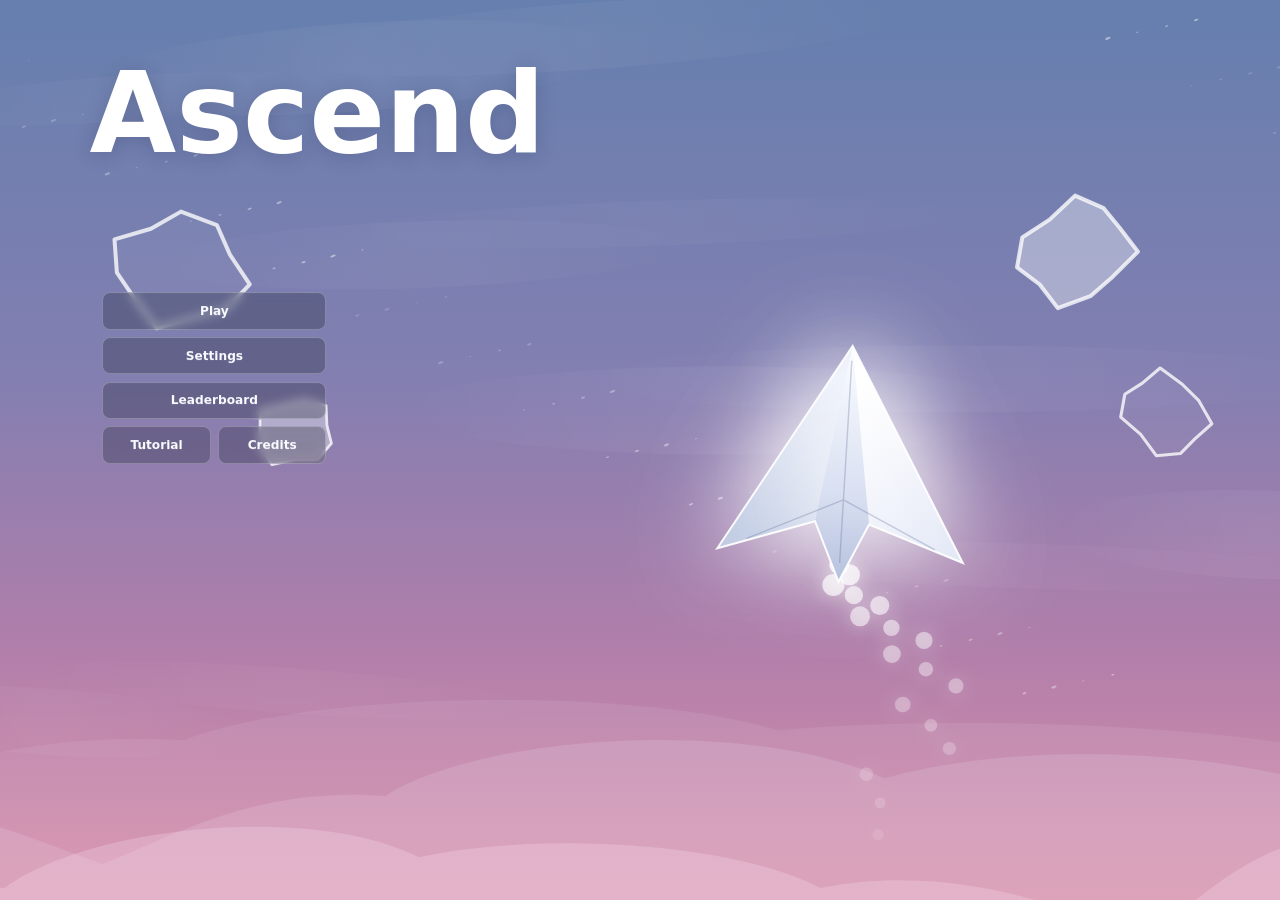
<file: index.html>
<!doctype html>
<html lang="en">
<head>
  <meta charset="utf-8">
  <meta name="viewport" content="width=device-width, initial-scale=1, viewport-fit=cover">
  <title>Ascend</title>
  <link rel="stylesheet" href="styles.css?v=20260712-3">
</head>
<body>
  <main class="game-shell" id="gameShell" aria-label="Ascend game">
    <canvas id="game" aria-label="Vertical scrolling aircraft game"></canvas>
    <section class="hud" aria-label="Game status">
      <div class="hud-stack">
        <div class="hud-panel">
          <span class="hud-label">Altitude</span>
          <strong id="altitude">0 km</strong>
        </div>
        <div class="hud-panel lives-panel">
          <span class="hud-label">Lives</span>
          <div class="life-dots" id="lives" aria-label="3 lives"></div>
        </div>
      </div>
    </section>
    <button class="menu-toggle" id="menuToggle" type="button" aria-label="Pause game" aria-expanded="false">
      <span></span>
    </button>
    <button class="boost-control" id="boostControl" type="button" aria-label="Boost fully charged" title="Boost">
      <span class="boost-fill" aria-hidden="true"></span>
      <span class="boost-symbol" aria-hidden="true">↑</span>
    </button>
    <button class="boost-button" id="boostButton" type="button" aria-label="Hold to boost" title="Hold to boost">
      <span aria-hidden="true">↑</span>
    </button>
    <button class="game-light-counter" id="gameLightCounter" type="button" aria-label="Open shop">
      <span class="game-light-orb" aria-hidden="true"></span>
      <strong id="gameLightCount">0</strong>
    </button>
    <div class="menu-backdrop" id="menuBackdrop"></div>
    <aside class="side-menu" id="sideMenu" aria-hidden="true" aria-label="Pause menu">
      <strong class="pause-heading" id="pauseHeading">Paused</strong>
      <div class="pause-frame">
        <div class="pause-menu-actions" id="pauseMenuActions">
          <button id="menuClose" type="button">Resume</button>
          <button id="pauseShop" type="button">Shop</button>
          <button id="pauseAdvancements" type="button">Advancements</button>
          <button id="pauseLeaderboard" type="button">Leaderboard</button>
          <button id="pauseMainMenu" type="button">Main Menu</button>
          <button id="pauseSave" type="button">Save</button>
        </div>
        <section class="pause-subpanel hidden" id="pauseSavePanel" aria-label="Save game">
          <strong>Save</strong>
          <textarea id="saveCodeOutput" readonly aria-label="Save code"></textarea>
          <button id="pauseSaveBack" type="button">Back</button>
        </section>
        <section class="pause-subpanel advancements-panel hidden" id="pauseAdvancementsPanel" aria-label="Advancements">
          <div class="advancements-list">
          <article class="advancement-item" id="advancementLightSeeker"><strong>Light Seeker</strong><span>Collect 100 lifetime lights</span><small id="advancementLightSeekerReward">Aurora trail</small><div><i id="advancementLightSeekerFill"></i></div><em id="advancementLightSeekerProgress">0 / 100</em></article>
          <article class="advancement-item" id="advancementSkybound"><strong>Skybound</strong><span>Reach 1,000 km</span><small id="advancementSkyboundReward">Prism aircraft</small><div><i id="advancementSkyboundFill"></i></div><em id="advancementSkyboundProgress">0 / 1000</em></article>
          <article class="advancement-item" id="advancementResilient"><strong>Resilient</strong><span>Survive 20 asteroid hits</span><small id="advancementResilientReward">???</small><div><i id="advancementResilientFill"></i></div><em id="advancementResilientProgress">0 / 20</em></article>
          <article class="advancement-item" id="advancementVoyager"><strong>Voyager</strong><span>Reach 10,000 km</span><small id="advancementVoyagerReward">Halo aircraft</small><div><i id="advancementVoyagerFill"></i></div><em id="advancementVoyagerProgress">0 / 10000</em></article>
          <article class="advancement-item" id="advancementGlowkeeper"><strong>Glowkeeper</strong><span>Collect 500 lifetime lights</span><small id="advancementGlowkeeperReward">Star trail</small><div><i id="advancementGlowkeeperFill"></i></div><em id="advancementGlowkeeperProgress">0 / 500</em></article>
          <article class="advancement-item" id="advancementHighOrbit"><strong>High Orbit</strong><span>Reach 50,000 km</span><small id="advancementHighOrbitReward">Diamond trail</small><div><i id="advancementHighOrbitFill"></i></div><em id="advancementHighOrbitProgress">0 / 50000</em></article>
          <article class="advancement-item" id="advancementEnduring"><strong>Enduring</strong><span>Survive 50 asteroid hits</span><small id="advancementEnduringReward">???</small><div><i id="advancementEnduringFill"></i></div><em id="advancementEnduringProgress">0 / 50</em></article>
          <article class="advancement-item" id="advancementBeacon"><strong>Beacon</strong><span>Collect 1,000 lifetime lights</span><small id="advancementBeaconReward">Spark trail</small><div><i id="advancementBeaconFill"></i></div><em id="advancementBeaconProgress">0 / 1000</em></article>
          <article class="advancement-item" id="advancementDeepSpace"><strong>Deep Space</strong><span>Reach 100,000 km</span><small id="advancementDeepSpaceReward">Ring trail</small><div><i id="advancementDeepSpaceFill"></i></div><em id="advancementDeepSpaceProgress">0 / 100000</em></article>
          <article class="advancement-item" id="advancementUnshaken"><strong>Unshaken</strong><span>Survive 100 asteroid hits</span><small id="advancementUnshakenReward">???</small><div><i id="advancementUnshakenFill"></i></div><em id="advancementUnshakenProgress">0 / 100</em></article>
          <article class="advancement-item hidden" id="advancementMillion"><strong>Beyond Measure</strong><span>Reached 1,000,000 km</span><small id="advancementMillionReward">Diamond aircraft</small><div><i id="advancementMillionFill"></i></div><em id="advancementMillionProgress">1,000,000 / 1,000,000</em></article>
          </div>
          <button id="pauseAdvancementsBack" type="button">Back</button>
        </section>
        <section class="pause-subpanel leaderboard-panel hidden" id="pauseLeaderboardPanel" aria-label="Cloud leaderboard">
          <strong class="leaderboard-category" id="pauseLeaderboardHeading">Score</strong>
          <span class="leaderboard-personal-label">You</span>
          <div class="leaderboard-personal" id="pauseLeaderboardPersonal">No completed run</div>
          <div class="leaderboard-carousel"><button class="leaderboard-arrow" id="pauseLeaderboardLeft" type="button" aria-label="Previous leaderboard">‹</button><ol class="leaderboard-list" id="pauseLeaderboardList"></ol><button class="leaderboard-arrow" id="pauseLeaderboardRight" type="button" aria-label="Next leaderboard">›</button></div>
          <span class="leaderboard-status" id="pauseLeaderboardStatus" aria-live="polite"></span>
          <button id="pauseLeaderboardBack" type="button">Back</button>
        </section>
        <section class="shop-catalog" aria-label="Shop catalog">
          <div class="shop-balance" aria-label="Collected lights">
            <span class="shop-light" aria-hidden="true"></span>
            <strong id="shopLightCount">0</strong>
          </div>
          <div class="shop-section">
            <div class="shop-section-heading">
              <strong>Aircraft</strong>
              <span>Styles</span>
            </div>
            <div class="shop-grid">
              <button class="shop-item" id="shopAircraftClassic" type="button" data-description="Balanced speed, turning, and boost." aria-label="Classic. Balanced aircraft.">
                <span class="shop-ship classic" aria-hidden="true"></span>
                <strong>Classic</strong>
                <small id="shopAircraftClassicLabel">Owned</small>
              </button>
              <button class="shop-item" id="shopAircraftDart" type="button" data-description="Faster, agile, and a slimmer hitbox." aria-label="Dart. Faster agile aircraft with a slimmer hitbox.">
                <span class="shop-ship dart" aria-hidden="true"></span>
                <strong>Dart</strong>
                <small id="shopAircraftDartLabel">30 lights</small>
              </button>
              <button class="shop-item" id="shopAircraftGlider" type="button" data-description="Slow and steady, with the longest shop boost." aria-label="Glider. Slow stable aircraft with a sustained boost.">
                <span class="shop-ship wide" aria-hidden="true"></span>
                <strong>Glider</strong>
                <small id="shopAircraftGliderLabel">45 lights</small>
              </button>
              <button class="shop-item" id="shopAircraftArrow" type="button" data-description="Fast, very agile, with an extended boost." aria-label="Arrow. Fast agile aircraft with an extended boost.">
                <span class="shop-ship arrow" aria-hidden="true"></span>
                <strong>Arrow</strong>
                <small id="shopAircraftArrowLabel">60 lights</small>
              </button>
              <button class="shop-item" id="shopAircraftComet" type="button" data-description="The fastest aircraft, with heavier turning." aria-label="Comet. Fastest aircraft with heavier turning.">
                <span class="shop-ship comet" aria-hidden="true"></span>
                <strong>Comet</strong>
                <small id="shopAircraftCometLabel">75 lights</small>
              </button>
              <button class="shop-item" id="shopAircraftWisp" type="button" data-description="A light frame with the longest boost." aria-label="Wisp. Light aircraft with the longest boost.">
                <span class="shop-ship wisp" aria-hidden="true"></span>
                <strong>Wisp</strong>
                <small id="shopAircraftWispLabel">90 lights</small>
              </button>
              <button class="shop-item reward-item" id="shopAircraftHalo" type="button" data-description="Locked reward." aria-label="Locked aircraft reward.">
                <span class="shop-ship halo" aria-hidden="true"></span>
                <strong>Halo</strong>
                <small id="shopAircraftHaloLabel">???</small>
              </button>
              <button class="shop-item mystery-item" id="shopAircraftDiamond" type="button" data-description="Reach an extraordinary altitude to reveal this aircraft." aria-label="Unknown locked aircraft.">
                <span class="shop-ship diamond" aria-hidden="true"></span>
                <strong id="shopAircraftDiamondName">???</strong>
                <small id="shopAircraftDiamondLabel">???</small>
              </button>
              <button class="shop-item reward-item" id="shopAircraftPrism" type="button" data-description="Locked reward." aria-label="Locked aircraft reward.">
                <span class="shop-ship prism" aria-hidden="true"></span>
                <strong>Prism</strong>
                <small id="shopAircraftPrismLabel">???</small>
              </button>
            </div>
            <output class="shop-description-popup hidden" id="shopDescriptionPopup" aria-live="polite"></output>
          </div>
          <div class="shop-section">
            <div class="shop-section-heading">
              <strong>Trails</strong>
              <span>Light</span>
            </div>
            <div class="trail-options" aria-label="Trail colors">
              <button class="trail-choice" id="shopTrailWhite" type="button"><span class="trail-swatch white"></span><small id="shopTrailWhiteLabel">Owned</small></button>
              <button class="trail-choice" id="shopTrailBlue" type="button"><span class="trail-swatch blue"></span><small id="shopTrailBlueLabel">20</small></button>
              <button class="trail-choice" id="shopTrailPink" type="button"><span class="trail-swatch pink"></span><small id="shopTrailPinkLabel">20</small></button>
              <button class="trail-choice" id="shopTrailPurple" type="button"><span class="trail-swatch purple"></span><small id="shopTrailPurpleLabel">20</small></button>
              <button class="trail-choice" id="shopTrailAurora" type="button" aria-label="Locked trail reward"><span class="trail-swatch aurora"></span><small id="shopTrailAuroraLabel">???</small></button>
              <button class="trail-choice" id="shopTrailStardust" type="button" aria-label="Locked trail reward"><span class="trail-swatch stardust"></span><small id="shopTrailStardustLabel">???</small></button>
              <button class="trail-choice" id="shopTrailStars" type="button" aria-label="Star trail"><span class="trail-swatch effect">★</span><small id="shopTrailStarsLabel">???</small></button>
              <button class="trail-choice" id="shopTrailHearts" type="button" aria-label="Heart trail"><span class="trail-swatch effect">♥</span><small id="shopTrailHeartsLabel">???</small></button>
              <button class="trail-choice" id="shopTrailDiamonds" type="button" aria-label="Diamond trail"><span class="trail-swatch effect">◆</span><small id="shopTrailDiamondsLabel">???</small></button>
              <button class="trail-choice" id="shopTrailRings" type="button" aria-label="Ring trail"><span class="trail-swatch effect">○</span><small id="shopTrailRingsLabel">???</small></button>
              <button class="trail-choice" id="shopTrailSparks" type="button" aria-label="Spark trail"><span class="trail-swatch effect">✦</span><small id="shopTrailSparksLabel">???</small></button>
              <button class="trail-choice" id="shopTrailPetals" type="button" aria-label="Petal trail"><span class="trail-swatch effect">✤</span><small id="shopTrailPetalsLabel">???</small></button>
            </div>
            <span class="shop-status" id="shopStatus" aria-live="polite"></span>
          </div>
          <button class="shop-back" id="shopBack" type="button">Back</button>
        </section>
      </div>
    </aside>
    <section class="game-over-panel hidden" id="gameOverPanel" aria-label="Run ended">
      <div class="game-over-content">
        <span class="game-over-label">Journey Ended</span>
        <strong class="final-altitude" id="finalAltitude">0</strong>
        <span class="personal-best">Personal best · <strong id="bestAltitude">0</strong></span>
        <section class="player-name-prompt hidden" id="playerNamePrompt" aria-label="Choose player name">
          <label class="player-name-field" for="playerNameInput">
            <span>Name:</span>
            <input id="playerNameInput" maxlength="18" autocomplete="off" aria-label="Leaderboard name">
          </label>
          <div class="player-name-actions">
            <button id="playerNameSkip" type="button">Skip</button>
            <button id="playerNameConfirm" type="button">Continue</button>
          </div>
          <small id="playerNameStatus" aria-live="polite"></small>
        </section>
        <div class="game-over-actions" id="gameOverActions">
          <button id="centerRestart" type="button">Restart</button>
          <button id="returnToTitle" type="button">Main Menu</button>
        </div>
      </div>
    </section>
    <aside class="advancement-popup hidden" id="advancementPopup" aria-live="polite">
      <span>Advancement complete</span>
      <strong id="advancementPopupTitle"></strong>
      <small id="advancementPopupReward"></small>
    </aside>
    <section class="start-panel" id="startPanel">
      <p>Drag the up button, then release.</p>
    </section>
    <section class="title-screen splash-active" id="titleScreen" aria-label="Ascend main menu">
      <canvas id="titleCanvas" aria-hidden="true"></canvas>
      <section class="splash-screen" id="splashScreen" role="button" tabindex="0" aria-label="Continue to game">
        <h1>Ascend</h1>
        <p>Press anywhere to continue</p>
      </section>
      <div class="title-brand">
        <h1 id="titleHeading">Ascend</h1>
      </div>
      <nav class="title-menu" id="titleMenu" aria-label="Main menu">
        <button id="titleContinue" type="button">Continue</button>
        <button id="titlePlay" type="button">Play</button>
        <button id="titleSettings" type="button">Settings</button>
        <button id="titleLeaderboard" type="button">Leaderboard</button>
        <button id="titleTutorial" type="button">Tutorial</button>
        <button id="titleCredits" type="button">Credits</button>
      </nav>
      <section class="title-submenu hidden" id="titlePlayPanel" aria-label="Play">
        <h2>Play</h2>
        <button id="titleNewGame" type="button">New Game</button>
        <button id="titleLoadGame" type="button">Load Game</button>
        <button id="titlePlayBack" type="button">Back</button>
      </section>
      <section class="title-submenu hidden" id="titleLoadPanel" aria-label="Load game">
        <h2>Load Game</h2>
        <textarea id="loadCodeInput" aria-label="Paste save code" placeholder="Paste save code"></textarea>
        <span class="load-status" id="loadCodeStatus" aria-live="polite"></span>
        <button id="titleLoadConfirm" type="button">Load</button>
        <button id="titleLoadBack" type="button">Back</button>
      </section>
      <section class="title-settings hidden" id="titleSettingsPanel" aria-label="Settings">
        <h2>Settings</h2>
        <label class="setting-row" for="screenShakeSetting">
          <span>Screen shake</span>
          <input id="screenShakeSetting" type="checkbox" checked>
        </label>
        <label class="setting-row" for="musicSetting">
          <span>Music</span>
          <input id="musicSetting" type="checkbox" checked>
        </label>
        <label class="setting-row" for="sfxSetting">
          <span>Sound effects</span>
          <input id="sfxSetting" type="checkbox" checked>
        </label>
        <button id="titleSettingsBack" type="button">Back</button>
      </section>
      <section class="title-submenu leaderboard-panel hidden" id="titleLeaderboardPanel" aria-label="Cloud leaderboard">
        <h2>Leaderboard</h2>
        <strong class="leaderboard-category" id="titleLeaderboardHeading">Score</strong>
        <span class="leaderboard-personal-label">You</span>
        <div class="leaderboard-personal" id="titleLeaderboardPersonal">No completed run</div>
        <div class="leaderboard-carousel"><button class="leaderboard-arrow" id="titleLeaderboardLeft" type="button" aria-label="Previous leaderboard">‹</button><ol class="leaderboard-list" id="titleLeaderboardList"></ol><button class="leaderboard-arrow" id="titleLeaderboardRight" type="button" aria-label="Next leaderboard">›</button></div>
        <span class="leaderboard-status" id="titleLeaderboardStatus" aria-live="polite"></span>
        <button id="titleLeaderboardBack" type="button">Back</button>
      </section>
      <section class="title-submenu tutorial-panel hidden" id="titleTutorialPanel" aria-label="Tutorial">
        <h2>Tutorial</h2>
        <div class="tutorial-list">
          <article class="tutorial-step"><span aria-hidden="true">↑</span><div><strong>Launch</strong><p>Drag the arrow upward, then release.</p></div></article>
          <article class="tutorial-step"><span aria-hidden="true">△</span><div><strong>Fly</strong><p>Move your pointer or finger to guide the plane.</p></div></article>
          <article class="tutorial-step"><span aria-hidden="true">●●●</span><div><strong>Survive</strong><p>Avoid asteroids. Each impact removes one life.</p></div></article>
          <article class="tutorial-step"><span aria-hidden="true">⇧</span><div><strong>Boost</strong><p>Hold the boost control or Space for speed and protection. Release it to recharge.</p></div></article>
          <article class="tutorial-step"><span aria-hidden="true">✦</span><div><strong>Collect</strong><p>Gather colored lights and spend them on aircraft and trails.</p></div></article>
        </div>
        <button id="titleTutorialBack" type="button">Back</button>
      </section>
      <section class="title-submenu hidden" id="titleCreditsPanel" aria-label="Credits">
        <h2>Credits</h2>
        <p>Game design, artwork, and direction by the Ascend team.</p>
        <button id="titleCreditsBack" type="button">Back</button>
      </section>
    </section>
  </main>
  <script src="leaderboard-config.js"></script>
  <script src="game.js?v=20260714-2"></script>
</body>
</html>
</file>
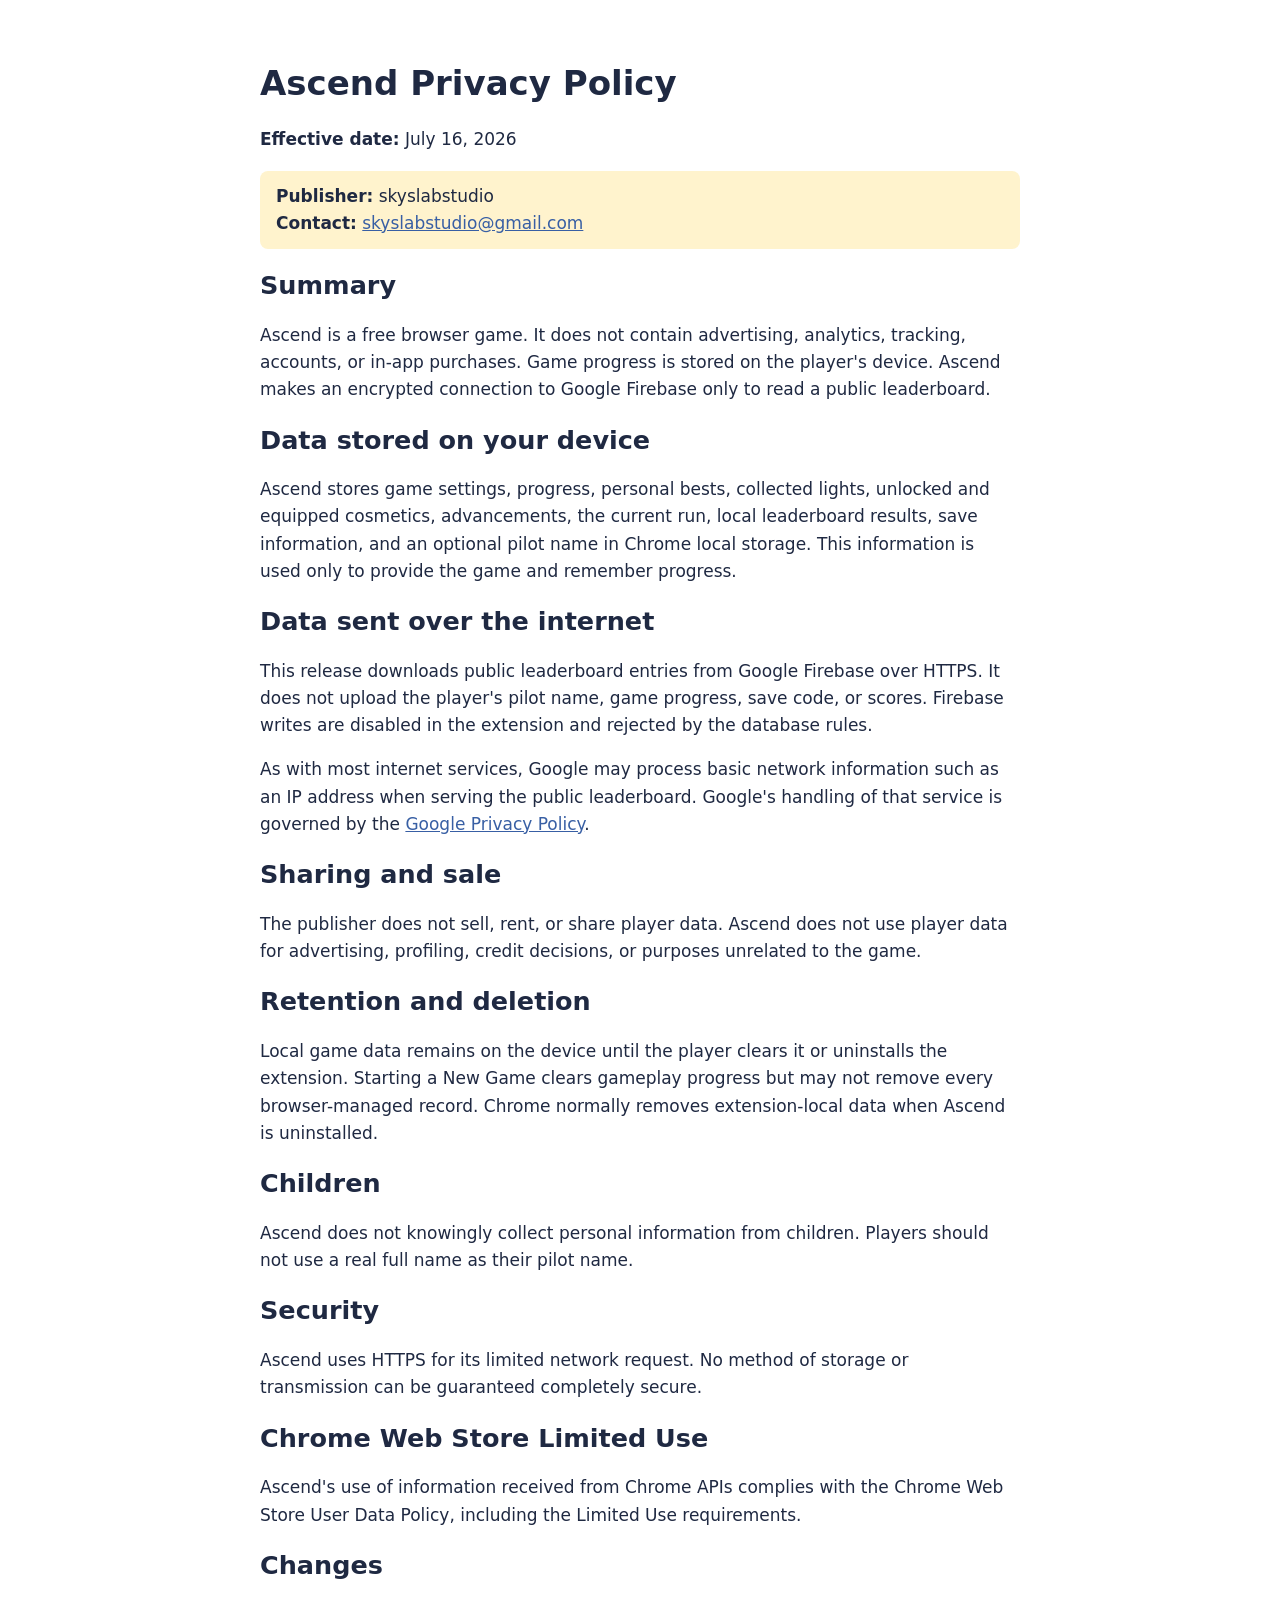
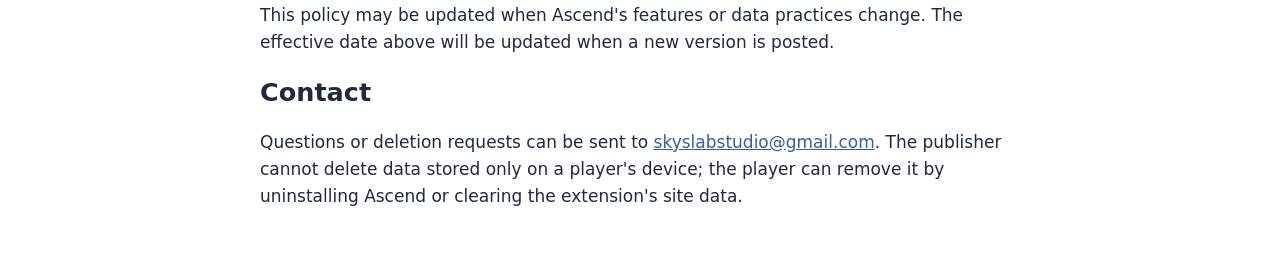
<file: store-listing/legal/privacy-policy.html>
<!doctype html>
<html lang="en">
<head>
  <meta charset="utf-8">
  <meta name="viewport" content="width=device-width, initial-scale=1">
  <title>Ascend Privacy Policy</title>
  <style>
    body { max-width: 760px; margin: 0 auto; padding: 40px 24px; color: #1f2942; font: 17px/1.6 system-ui, sans-serif; }
    h1, h2 { line-height: 1.2; }
    a { color: #385fa4; }
    .notice { padding: 12px 16px; background: #fff3cd; border-radius: 8px; }
  </style>
</head>
<body>
  <main>
    <h1>Ascend Privacy Policy</h1>
    <p><strong>Effective date:</strong> July 16, 2026</p>
    <p class="notice"><strong>Publisher:</strong> skyslabstudio<br><strong>Contact:</strong> <a href="mailto:skyslabstudio@gmail.com">skyslabstudio@gmail.com</a></p>

    <h2>Summary</h2>
    <p>Ascend is a free browser game. It does not contain advertising, analytics, tracking, accounts, or in-app purchases. Game progress is stored on the player's device. Ascend makes an encrypted connection to Google Firebase only to read a public leaderboard.</p>

    <h2>Data stored on your device</h2>
    <p>Ascend stores game settings, progress, personal bests, collected lights, unlocked and equipped cosmetics, advancements, the current run, local leaderboard results, save information, and an optional pilot name in Chrome local storage. This information is used only to provide the game and remember progress.</p>

    <h2>Data sent over the internet</h2>
    <p>This release downloads public leaderboard entries from Google Firebase over HTTPS. It does not upload the player's pilot name, game progress, save code, or scores. Firebase writes are disabled in the extension and rejected by the database rules.</p>
    <p>As with most internet services, Google may process basic network information such as an IP address when serving the public leaderboard. Google's handling of that service is governed by the <a href="https://policies.google.com/privacy">Google Privacy Policy</a>.</p>

    <h2>Sharing and sale</h2>
    <p>The publisher does not sell, rent, or share player data. Ascend does not use player data for advertising, profiling, credit decisions, or purposes unrelated to the game.</p>

    <h2>Retention and deletion</h2>
    <p>Local game data remains on the device until the player clears it or uninstalls the extension. Starting a New Game clears gameplay progress but may not remove every browser-managed record. Chrome normally removes extension-local data when Ascend is uninstalled.</p>

    <h2>Children</h2>
    <p>Ascend does not knowingly collect personal information from children. Players should not use a real full name as their pilot name.</p>

    <h2>Security</h2>
    <p>Ascend uses HTTPS for its limited network request. No method of storage or transmission can be guaranteed completely secure.</p>

    <h2>Chrome Web Store Limited Use</h2>
    <p>Ascend's use of information received from Chrome APIs complies with the Chrome Web Store User Data Policy, including the Limited Use requirements.</p>

    <h2>Changes</h2>
    <p>This policy may be updated when Ascend's features or data practices change. The effective date above will be updated when a new version is posted.</p>

    <h2>Contact</h2>
    <p>Questions or deletion requests can be sent to <a href="mailto:skyslabstudio@gmail.com">skyslabstudio@gmail.com</a>. The publisher cannot delete data stored only on a player's device; the player can remove it by uninstalling Ascend or clearing the extension's site data.</p>
  </main>
</body>
</html>
</file>
<file: styles.css>
* {
  box-sizing: border-box;
}

html,
body {
  width: 100%;
  height: 100%;
  margin: 0;
  overflow: hidden;
  background: #728db7;
  color: #f8fbff;
  font-family: Inter, ui-sans-serif, system-ui, -apple-system, BlinkMacSystemFont, "Segoe UI", sans-serif;
}

button {
  border: 0;
  border-radius: 8px;
  padding: 0.38rem 0.48rem;
  color: #f8fbff;
  background: rgba(255, 255, 255, 0.14);
  font: inherit;
  font-weight: 800;
  cursor: pointer;
  touch-action: manipulation;
}

button:active {
  transform: translateY(1px);
}

.game-shell {
  --shake-x: 0px;
  --shake-y: 0px;
  position: fixed;
  inset: 0;
  width: 100vw;
  height: 100vh;
  height: 100dvh;
  overflow: hidden;
  transform: translate3d(var(--shake-x), var(--shake-y), 0);
}

#game {
  display: block;
  width: 100%;
  height: 100%;
  touch-action: none;
}

.title-screen {
  position: fixed;
  inset: 0;
  z-index: 100;
  overflow: hidden;
  background: linear-gradient(
    to bottom,
    #657fae 0%,
    #837fb1 42%,
    #b17eaa 72%,
    #d78ca5 100%
  );
  opacity: 1;
  visibility: visible;
  transition: opacity 420ms ease, visibility 420ms ease;
  touch-action: manipulation;
}

.title-screen.hidden {
  opacity: 0;
  visibility: hidden;
  pointer-events: none;
}

#titleCanvas {
  position: absolute;
  inset: 0;
  display: block;
  width: 100%;
  height: 100%;
}

.splash-screen {
  position: absolute;
  inset: 0;
  z-index: 4;
  cursor: pointer;
  opacity: 1;
  visibility: visible;
  transition: opacity 320ms ease, visibility 320ms ease;
}

.splash-screen.hidden {
  opacity: 0;
  visibility: hidden;
  pointer-events: none;
}

.splash-screen h1 {
  position: absolute;
  top: max(2.3rem, 7vh);
  right: 1rem;
  left: 1rem;
  margin: 0;
  color: #ffffff;
  font-size: clamp(3rem, 13vw, 7.5rem);
  font-weight: 800;
  line-height: 0.9;
  text-align: center;
  text-shadow: 0 3px 20px rgba(35, 31, 67, 0.2);
}

.splash-screen p {
  position: absolute;
  right: 1rem;
  bottom: max(1.1rem, env(safe-area-inset-bottom));
  left: 1rem;
  margin: 0;
  color: rgba(255, 255, 255, 0.84);
  font-size: clamp(0.68rem, 2.4vw, 0.9rem);
  font-weight: 700;
  text-align: center;
  animation: splash-prompt 1.8s ease-in-out infinite;
}

.title-screen.splash-active .title-brand,
.title-screen.splash-active .title-menu,
.title-screen.splash-active .title-settings,
.title-screen.splash-active .title-submenu {
  opacity: 0;
  visibility: hidden;
  pointer-events: none;
}

@keyframes splash-prompt {
  0%,
  100% {
    opacity: 0.58;
  }

  50% {
    opacity: 1;
  }
}

.title-brand {
  position: absolute;
  top: max(2.3rem, 7vh);
  left: max(1.5rem, 7vw);
  pointer-events: none;
}

.title-brand h1 {
  margin: 0;
  color: #ffffff;
  font-size: clamp(3rem, 10vw, 7rem);
  font-weight: 800;
  line-height: 0.9;
  letter-spacing: 0;
  text-shadow: 0 3px 20px rgba(35, 31, 67, 0.2);
}

.title-screen.panel-open .title-brand {
  opacity: 0;
  visibility: hidden;
}

.title-menu,
.title-settings,
.title-submenu {
  position: absolute;
  top: 42%;
  left: max(1.5rem, 8vw);
  z-index: 2;
  display: grid;
  width: min(10.5rem, calc(100vw - 3rem));
  gap: 0.45rem;
  transform: translateY(-50%);
}

.title-menu {
  grid-template-columns: repeat(2, minmax(0, 1fr));
  width: min(14rem, calc(100vw - 3rem));
}

#titleContinue,
#titlePlay,
#titleSettings,
#titleLeaderboard,
.title-best {
  grid-column: 1 / -1;
}

.title-menu button.hidden {
  display: none;
}

.title-menu.hidden,
.title-settings.hidden,
.title-submenu.hidden {
  display: none;
}

.title-menu button,
.title-settings button,
.title-submenu button {
  width: 100%;
  min-height: 2.35rem;
  border: 1px solid rgba(255, 255, 255, 0.26);
  background: rgba(20, 26, 42, 0.28);
  backdrop-filter: blur(5px);
  font-size: 0.76rem;
}

.title-best {
  margin-top: 0.3rem;
  color: rgba(248, 251, 255, 0.66);
  font-size: 0.58rem;
  font-weight: 700;
  text-align: center;
  text-transform: uppercase;
}

.title-best strong {
  color: rgba(248, 251, 255, 0.88);
}

@media (max-height: 520px) and (min-aspect-ratio: 4 / 3) {
  .title-brand {
    top: 1.25rem;
    left: 2rem;
  }

  .title-brand h1 {
    font-size: 3rem;
  }

  .title-menu {
    top: 52%;
    right: 2rem;
    left: auto;
  }

  .title-settings,
  .title-submenu {
    top: 50%;
    left: 2.5rem;
    max-height: calc(100dvh - 2rem);
    overflow-y: auto;
  }
}

.title-settings h2,
.title-submenu h2 {
  margin: 0 0 0.2rem;
  font-size: 1rem;
  line-height: 1;
}

.title-submenu p {
  margin: 0;
  color: rgba(248, 251, 255, 0.78);
  font-size: 0.66rem;
  font-weight: 600;
  line-height: 1.4;
}

.title-submenu button {
  margin-top: 0.35rem;
}

.title-submenu.tutorial-panel {
  width: min(24rem, calc(100vw - 3rem));
  max-height: min(34rem, calc(100dvh - 3rem));
  grid-template-rows: auto minmax(0, 1fr) auto;
  overflow: hidden;
}

.tutorial-list {
  display: grid;
  min-height: 0;
  gap: 0.45rem;
  overflow-y: auto;
  overscroll-behavior-y: contain;
  padding-right: 0.2rem;
  scrollbar-color: rgba(255, 255, 255, 0.28) transparent;
  scrollbar-width: thin;
}

.tutorial-step {
  display: grid;
  grid-template-columns: 2.5rem minmax(0, 1fr);
  min-height: 3.5rem;
  align-items: center;
  gap: 0.65rem;
  padding: 0.55rem 0.7rem;
  border: 1px solid rgba(255, 255, 255, 0.2);
  background: rgba(20, 26, 42, 0.2);
}

.tutorial-step > span {
  color: rgba(255, 255, 255, 0.9);
  font-size: 0.78rem;
  font-weight: 800;
  text-align: center;
}

.tutorial-step strong {
  display: block;
  margin-bottom: 0.12rem;
  color: rgba(255, 255, 255, 0.94);
  font-size: 0.7rem;
}

.tutorial-step p {
  font-size: 0.62rem;
}

#titleTutorialBack {
  flex-shrink: 0;
  margin-top: 0;
}

.setting-row {
  display: flex;
  min-height: 2.35rem;
  align-items: center;
  justify-content: space-between;
  gap: 0.8rem;
  padding: 0.45rem 0.55rem;
  border: 1px solid rgba(248, 251, 255, 0.76);
  border-radius: 6px;
  background: rgba(20, 26, 42, 0.28);
  backdrop-filter: blur(5px);
  color: #f8fbff;
  font-size: 0.7rem;
  font-weight: 700;
}

.setting-row input {
  width: 1rem;
  height: 1rem;
  margin: 0;
  accent-color: #ffffff;
}

@media (max-aspect-ratio: 4 / 5) {
  .title-brand {
    right: 1rem;
    left: 1rem;
    text-align: center;
  }

  .title-menu,
  .title-settings,
  .title-submenu {
    top: auto;
    right: 1.5rem;
    bottom: max(8rem, 18dvh);
    left: 1.5rem;
    margin: auto;
    transform: none;
  }

  .title-menu {
    gap: 0.32rem;
  }

  .title-menu button {
    min-height: 2.05rem;
  }

  .title-submenu.leaderboard-panel {
    right: 1rem;
    left: 1rem;
    width: auto;
    transform: none;
  }

  .title-submenu.tutorial-panel {
    right: 1rem;
    bottom: max(4.5rem, 10dvh);
    left: 1rem;
    width: auto;
    max-height: calc(100dvh - 7rem);
  }
}

.hud {
  position: fixed;
  top: max(0.6rem, env(safe-area-inset-top));
  left: max(0.6rem, env(safe-area-inset-left));
  right: max(0.6rem, env(safe-area-inset-right));
  display: flex;
  align-items: flex-start;
  justify-content: space-between;
  gap: 0.55rem;
  pointer-events: none;
  z-index: 10;
}

.hud-stack {
  display: grid;
  gap: 0.3rem;
}

.hud-panel {
  min-width: clamp(3.8rem, 17vw, 4.5rem);
  padding: clamp(0.28rem, 1.2vw, 0.36rem) clamp(0.36rem, 1.6vw, 0.46rem);
  border: 1px solid rgba(255, 255, 255, 0.24);
  border-radius: 6px;
  background: rgba(20, 26, 42, 0.18);
  backdrop-filter: blur(5px);
}

.hud-label {
  display: block;
  margin-bottom: 0.15rem;
  color: rgba(248, 251, 255, 0.72);
  font-size: clamp(0.4rem, 1.6vw, 0.47rem);
  font-weight: 700;
  text-transform: uppercase;
}

#altitude {
  font-size: clamp(0.74rem, 2.6vw, 1.02rem);
  line-height: 1;
}

.life-dots {
  display: flex;
  align-items: center;
  justify-content: center;
  gap: 0.26rem;
  min-height: clamp(0.74rem, 2.6vw, 1.02rem);
}

.lives-panel {
  text-align: center;
}

.life-dot {
  width: clamp(0.4rem, 1.25vw, 0.54rem);
  height: clamp(0.4rem, 1.25vw, 0.54rem);
  border: 1.4px solid #f8fbff;
  border-radius: 50%;
  background: #f8fbff;
}

.life-dot.empty {
  background: transparent;
}

.boost-control {
  --boost-charge: 1;
  --boost-x: 50vw;
  --boost-y: 50vh;
  --boost-width: 3.5rem;
  --boost-meter-width: 1.5rem;
  position: fixed;
  top: var(--boost-y);
  left: var(--boost-x);
  z-index: 12;
  width: var(--boost-width);
  height: 2rem;
  padding: 0;
  border: 0;
  border-radius: 0;
  background: transparent;
  opacity: 0;
  pointer-events: none;
  transform: translate(-50%, -50%);
  touch-action: none;
  transition: opacity 120ms ease;
}

.boost-control::before {
  content: "";
  position: absolute;
  top: 50%;
  left: calc(50% - var(--boost-meter-width) / 2);
  width: var(--boost-meter-width);
  height: 1px;
  background: rgba(248, 251, 255, 0.25);
  transform: translateY(-50%);
}

.boost-control:active {
  transform: translate(-50%, -50%);
}

.boost-control.visible {
  opacity: 0.92;
}

.boost-control.available {
  pointer-events: auto;
}

.boost-control.active {
  opacity: 1;
}

.boost-fill {
  position: absolute;
  top: 50%;
  left: calc(50% - var(--boost-meter-width) / 2);
  width: var(--boost-meter-width);
  height: 3px;
  border-radius: 2px;
  background: rgba(248, 251, 255, 0.96);
  box-shadow: 0 0 6px rgba(248, 251, 255, 0.4);
  transform: translateY(-50%) scaleX(var(--boost-charge));
  transform-origin: left center;
  transition: transform 80ms linear;
}

.boost-symbol {
  display: none;
}

.menu-toggle {
  position: fixed;
  top: max(0.6rem, env(safe-area-inset-top));
  right: max(0.6rem, env(safe-area-inset-right));
  z-index: 30;
  display: grid;
  place-content: center;
  width: clamp(1.75rem, 7vw, 2rem);
  height: clamp(1.75rem, 7vw, 2rem);
  padding: 0;
  border: 1px solid rgba(255, 255, 255, 0.24);
  background: rgba(20, 26, 42, 0.18);
  backdrop-filter: blur(5px);
}

.menu-toggle span {
  display: block;
  width: 0.78rem;
  height: 0.9rem;
  background: #f8fbff;
  clip-path: polygon(0 0, 100% 50%, 0 100%);
}

.menu-toggle.menu-open {
  opacity: 0;
  visibility: hidden;
  pointer-events: none;
}

.menu-backdrop {
  position: fixed;
  inset: 0;
  z-index: 20;
  background: rgba(8, 11, 20, 0.58);
  backdrop-filter: blur(2px);
  opacity: 0;
  visibility: hidden;
  transition: opacity 180ms ease, visibility 180ms ease;
}

.menu-backdrop.open {
  opacity: 1;
  visibility: visible;
}

.side-menu {
  position: fixed;
  inset: 0;
  z-index: 40;
  display: flex;
  flex-direction: column;
  align-items: center;
  justify-content: center;
  padding: clamp(0.75rem, 2.5vw, 2rem);
  opacity: 0;
  visibility: hidden;
  pointer-events: none;
  transform: translateY(0.5rem);
  transition: opacity 180ms ease, visibility 180ms ease, transform 180ms ease;
}

.side-menu.open {
  opacity: 1;
  visibility: visible;
  transform: translateY(0);
}

.side-menu.shop-open .pause-menu-actions,
.side-menu.shop-open .pause-subpanel {
  display: none;
}

.pause-heading {
  margin-bottom: clamp(0.9rem, 2.5vh, 1.8rem);
  color: #ffffff;
  font-size: clamp(2.3rem, 8vw, 4.8rem);
  font-weight: 800;
  line-height: 0.9;
  text-align: center;
  text-transform: uppercase;
  text-shadow: 0 3px 20px rgba(0, 0, 0, 0.28);
}

.pause-frame {
  position: relative;
  width: min(72rem, calc(100vw - 2rem));
  height: clamp(20rem, 68dvh, 46rem);
  max-height: calc(100dvh - 8rem);
  padding: clamp(1.25rem, 3vw, 2.5rem) clamp(2rem, 5vw, 5rem);
  border-top: 1px solid rgba(255, 255, 255, 0.62);
  border-bottom: 1px solid rgba(255, 255, 255, 0.62);
  pointer-events: auto;
  overflow: hidden;
}

.pause-frame::before,
.pause-frame::after {
  content: "";
  position: absolute;
  top: -1rem;
  bottom: -1rem;
  width: 1px;
  background: rgba(255, 255, 255, 0.62);
}

.pause-frame::before {
  left: 1rem;
}

.pause-frame::after {
  right: 1rem;
}

.side-menu:not(.shop-open) .pause-frame {
  display: grid;
  width: min(34rem, calc(100vw - 2rem));
  height: clamp(18rem, 54dvh, 25rem);
  min-height: 0;
  place-items: center;
  padding: clamp(1.25rem, 3vw, 2rem) clamp(2rem, 5vw, 3.5rem);
}

.side-menu.leaderboard-open:not(.shop-open) .pause-frame {
  width: min(44rem, calc(100vw - 2rem));
  height: clamp(23rem, 68dvh, 34rem);
}

.side-menu:not(.shop-open) .pause-heading {
  font-size: clamp(2.1rem, 7vw, 4rem);
}

.side-menu:not(.shop-open) .pause-menu-actions,
.side-menu:not(.shop-open) .pause-subpanel {
  width: min(14rem, 100%);
  gap: 0.45rem;
}

.side-menu:not(.shop-open) .pause-subpanel.advancements-panel {
  width: min(28rem, 100%);
  height: 100%;
}

.side-menu:not(.shop-open) .pause-menu-actions button,
.side-menu:not(.shop-open) .pause-subpanel button {
  min-height: 2.25rem;
  font-size: 0.7rem;
}

.pause-menu-actions,
.pause-subpanel {
  display: grid;
  width: min(18rem, 100%);
  margin: auto;
  gap: clamp(0.6rem, 1.4vh, 1rem);
}

.pause-menu-actions.hidden,
.pause-subpanel.hidden {
  display: none;
}

.pause-menu-actions button,
.pause-subpanel button {
  width: 100%;
  min-height: clamp(2.7rem, 6vh, 3.6rem);
  border: 1px solid rgba(255, 255, 255, 0.14);
  background: rgba(255, 255, 255, 0.1);
  color: #f8fbff;
  font-size: clamp(0.72rem, 1.5vw, 0.92rem);
  font-weight: 700;
}

.pause-subpanel > strong {
  margin-bottom: 0.45rem;
  font-size: 0.86rem;
  text-align: center;
}

.pause-subpanel {
  width: min(28rem, 100%);
}

.leaderboard-panel {
  width: min(36rem, calc(100vw - 4rem));
  max-height: 100%;
  align-content: start;
  overflow-y: hidden;
  overflow-x: hidden;
}

.title-submenu.leaderboard-panel {
  left: 50%;
  width: min(36rem, calc(100vw - 4rem));
  transform: translate(-50%, -50%);
}

.side-menu:not(.shop-open) .pause-subpanel.leaderboard-panel {
  width: min(34rem, 100%);
  height: 100%;
  min-height: 0;
  grid-template-rows: auto auto auto minmax(0, 1fr) auto auto;
  align-content: stretch;
}

.leaderboard-panel > h2 {
  margin: 0 0 0.25rem;
  color: #fff;
  font-size: clamp(1.35rem, 5vw, 2.15rem);
  font-weight: 850;
  line-height: 1;
  text-align: center;
  text-transform: uppercase;
}

.leaderboard-panel > .leaderboard-category {
  margin: 0 0 0.25rem;
  color: rgba(248, 251, 255, 0.76);
  font-size: 0.68rem;
  font-weight: 800;
  text-align: center;
  text-transform: uppercase;
}

.leaderboard-name {
  display: grid;
  gap: 0.3rem;
  color: rgba(248, 251, 255, 0.68);
  font-size: 0.58rem;
  font-weight: 700;
  text-transform: uppercase;
}

.leaderboard-name input {
  width: 100%;
  min-height: 2.25rem;
  border: 1px solid rgba(255, 255, 255, 0.2);
  border-radius: 5px;
  padding: 0 0.65rem;
  outline: none;
  background: rgba(255, 255, 255, 0.08);
  color: #f8fbff;
  font: 700 0.72rem/1 inherit;
}

.leaderboard-list {
  display: grid;
  gap: 0.25rem;
  min-height: 7rem;
  max-height: min(17rem, 42dvh);
  margin: 0;
  padding: 0 0.2rem 0 0;
  list-style: none;
  overflow-y: auto;
  overflow-x: hidden;
  overscroll-behavior-y: contain;
  scrollbar-color: rgba(255, 255, 255, 0.28) transparent;
  scrollbar-width: thin;
}

.leaderboard-carousel {
  display: grid;
  width: 100%;
  min-width: 0;
  grid-template-columns: 2.5rem minmax(0, 1fr) 2.5rem;
  align-items: center;
  gap: clamp(0.55rem, 1.6vw, 1rem);
}

.leaderboard-personal-label {
  color: rgba(248, 251, 255, 0.68);
  font-size: 0.56rem;
  font-weight: 800;
  text-align: center;
  text-transform: uppercase;
}

.leaderboard-personal {
  display: grid;
  grid-template-columns: 2.25rem minmax(0, 1fr) auto;
  min-height: 2.25rem;
  align-items: center;
  gap: 0.55rem;
  padding: 0 0.65rem;
  border: 1px solid rgba(255, 255, 255, 0.42);
  border-radius: 5px;
  background: rgba(255, 255, 255, 0.12);
  font-size: 0.64rem;
  font-weight: 750;
}

.leaderboard-personal.empty {
  display: grid;
  grid-template-columns: 1fr;
  color: rgba(248, 251, 255, 0.58);
  text-align: center;
}

.leaderboard-arrow {
  width: 2.5rem !important;
  min-height: 2.6rem !important;
  padding: 0 !important;
  font-size: 1.35rem !important;
  margin: 0 !important;
}

.leaderboard-list li {
  display: grid;
  grid-template-columns: 1.5rem minmax(0, 1fr) auto;
  align-items: center;
  gap: 0.5rem;
  min-height: 2.1rem;
  border: 1px solid rgba(255, 255, 255, 0.22);
  border-radius: 4px;
  padding: 0 0.75rem;
  background: rgba(255, 255, 255, 0.07);
  font-size: 0.66rem;
}

.leaderboard-list li:nth-child(odd) { background: rgba(255, 255, 255, 0.1); }

.leaderboard-list li span { overflow: hidden; text-overflow: ellipsis; white-space: nowrap; }
.leaderboard-list li strong { font-size: 0.66rem; }
.leaderboard-status { min-height: 1rem; color: rgba(248, 251, 255, 0.68); font-size: 0.6rem; text-align: center; }

.leaderboard-panel > button:last-child {
  margin-top: 0;
}

#pauseLeaderboardBack,
#pauseAdvancementsBack {
  align-self: end;
  flex-shrink: 0;
}

@media (max-aspect-ratio: 4 / 5) {
  .side-menu:not(.shop-open) .pause-subpanel.leaderboard-panel {
    width: 100%;
  }

  .title-submenu.leaderboard-panel {
    top: max(1rem, env(safe-area-inset-top));
    right: max(1rem, env(safe-area-inset-right));
    bottom: max(1rem, env(safe-area-inset-bottom));
    left: max(1rem, env(safe-area-inset-left));
    width: auto;
    height: auto;
    max-height: none;
    grid-template-rows: auto auto auto auto minmax(0, 1fr) auto auto;
    align-content: stretch;
    transform: none;
  }

  .leaderboard-carousel {
    height: 100%;
    min-height: 0;
    grid-template-columns: 2rem minmax(0, 1fr) 2rem;
    align-items: stretch;
    gap: 0.35rem;
  }

  .leaderboard-arrow {
    width: 2rem !important;
    align-self: center;
  }

  .leaderboard-list {
    height: 100%;
    min-height: 0;
    max-height: none;
    align-content: start;
  }
}

.player-name-prompt {
  display: grid;
  width: min(16rem, calc(100vw - 4rem));
  margin: 0.65rem auto 0;
  gap: 0.4rem;
  text-align: center;
}

.player-name-prompt.hidden { display: none; }
.player-name-prompt > small { color: rgba(248, 251, 255, 0.68); font-size: 0.6rem; }

.player-name-field {
  display: grid;
  grid-template-columns: auto minmax(0, 1fr);
  min-height: 2.2rem;
  align-items: center;
  gap: 0.45rem;
  padding: 0 0.65rem;
  border: 1px solid rgba(255, 255, 255, 0.2);
  border-radius: 6px;
  background: rgba(20, 26, 42, 0.24);
  backdrop-filter: blur(5px);
  color: rgba(248, 251, 255, 0.72);
  font-size: 0.68rem;
  font-weight: 700;
}

.player-name-field input {
  width: 100%;
  min-width: 0;
  height: 100%;
  border: 0;
  border-bottom: 1px solid rgba(248, 251, 255, 0.5);
  border-radius: 0;
  padding: 0 0.15rem;
  outline: none;
  background: transparent;
  color: #fff;
  font: inherit;
  font-size: 0.72rem;
  font-weight: 700;
}

.player-name-actions { display: grid; grid-template-columns: 1fr 1fr; gap: 0.45rem; }
.player-name-actions button {
  min-height: 1.9rem;
  border: 1px solid rgba(255, 255, 255, 0.18);
  background: rgba(20, 26, 42, 0.2);
  font-size: 0.64rem;
}

.shop-catalog {
  display: none;
  width: 100%;
  max-width: 64rem;
  height: 100%;
  margin: 0 auto;
  min-height: 0;
  overflow-x: hidden;
  overflow-y: auto;
  overscroll-behavior-y: contain;
  transform: none;
}

.side-menu.shop-open .shop-catalog {
  display: grid;
  grid-template-columns: minmax(0, 1fr);
  align-content: center;
  justify-items: center;
  gap: clamp(0.45rem, 1.2vh, 0.75rem);
}

.shop-catalog > * {
  min-width: 0;
}

.shop-balance {
  display: flex;
  width: min(52rem, 100%);
  align-items: center;
  justify-content: center;
  gap: 0.55rem;
  margin: 0 auto;
  font-size: clamp(0.78rem, 2vw, 1rem);
}

.shop-balance strong {
  animation: shop-light-text 5s ease-in-out infinite;
}

.shop-light {
  width: 0.85rem;
  height: 0.85rem;
  border: 1px solid rgba(255, 255, 255, 0.9);
  border-radius: 50%;
  background: #dcefff;
  box-shadow: 0 0 0.55rem rgba(205, 232, 255, 0.9);
  animation: shop-light-shift 5s ease-in-out infinite;
}

.game-light-counter {
  position: fixed;
  right: max(0.65rem, env(safe-area-inset-right));
  bottom: max(0.65rem, env(safe-area-inset-bottom));
  z-index: 12;
  display: flex;
  min-width: clamp(2.35rem, 11vw, 2.8rem);
  height: clamp(1.75rem, 7vw, 2rem);
  align-items: center;
  justify-content: center;
  gap: 0.45rem;
  padding: 0 0.55rem;
  border: 1px solid rgba(255, 255, 255, 0.24);
  border-radius: 6px;
  background: rgba(20, 26, 42, 0.18);
  backdrop-filter: blur(5px);
  color: #f8fbff;
  font-size: clamp(0.58rem, 2.4vw, 0.68rem);
  pointer-events: auto;
}

.game-light-counter:active {
  transform: translateY(1px);
}

.game-light-orb {
  width: 0.68rem;
  height: 0.68rem;
  border: 1px solid rgba(255, 255, 255, 0.9);
  border-radius: 50%;
  background: #dcefff;
  animation: shop-light-shift 5s ease-in-out infinite;
}

.game-light-counter strong {
  animation: shop-light-text 5s ease-in-out infinite;
}

@keyframes shop-light-shift {
  0%, 100% { background: #dcefff; box-shadow: 0 0 0.65rem rgba(205, 232, 255, 0.95); }
  33% { background: #fff0bd; box-shadow: 0 0 0.65rem rgba(255, 235, 170, 0.95); }
  66% { background: #f7d2ff; box-shadow: 0 0 0.65rem rgba(232, 196, 255, 0.95); }
}

@keyframes shop-light-text {
  0%, 100% { color: #dcefff; }
  33% { color: #fff0bd; }
  66% { color: #f7d2ff; }
}

.shop-section {
  position: relative;
  width: min(52rem, 100%);
  margin: 0 auto;
}

.shop-section-heading {
  display: flex;
  align-items: baseline;
  justify-content: center;
  margin-bottom: 0.65rem;
  border-bottom: 1px solid rgba(255, 255, 255, 0.22);
  padding-bottom: 0.45rem;
}

.shop-section-heading > span {
  display: none;
}

.shop-section-heading strong {
  font-size: clamp(0.9rem, 2vw, 1.15rem);
  text-transform: uppercase;
}

.shop-section-heading span,
.shop-item small {
  color: rgba(248, 251, 255, 0.58);
  font-size: 0.62rem;
  text-transform: uppercase;
}

.shop-grid {
  display: flex;
  width: 100%;
  gap: clamp(0.5rem, 1.5vw, 1rem);
  margin: 0 auto;
  overflow-x: auto;
  overscroll-behavior-x: contain;
  padding: 0.15rem 0 0.65rem;
  scroll-snap-type: x proximity;
  scrollbar-color: rgba(255, 255, 255, 0.28) transparent;
  scrollbar-width: thin;
  justify-content: flex-start;
}

.shop-item.hidden,
.trail-choice.hidden {
  display: none;
}

.shop-item {
  position: relative;
  display: grid;
  flex: 0 0 clamp(6.6rem, 13vw, 8rem);
  min-height: clamp(6.5rem, 16vh, 9rem);
  place-items: center;
  align-content: center;
  gap: 0.45rem;
  border: 1px solid rgba(255, 255, 255, 0.14);
  border-radius: 6px;
  background: rgba(255, 255, 255, 0.07);
  color: #f8fbff;
  scroll-snap-align: start;
}

.shop-item.selected {
  border-color: rgba(255, 255, 255, 0.58);
  background: rgba(255, 255, 255, 0.13);
}

.shop-item:not(.owned) {
  opacity: 0.78;
}

.shop-item > strong {
  font-size: 0.72rem;
}

.shop-item::after {
  content: none;
}

.shop-ship {
  width: 2.1rem;
  height: 2.4rem;
  background: rgba(248, 251, 255, 0.96);
  clip-path: polygon(50% 0, 100% 100%, 0 100%);
}

.shop-ship.dart {
  width: 1.3rem;
  height: 2.6rem;
}

.shop-ship.wide {
  width: 2.9rem;
  height: 2rem;
}

.shop-ship.arrow {
  width: 2rem;
  height: 2.45rem;
  clip-path: polygon(50% 0, 94% 92%, 50% 69%, 6% 92%);
}

.shop-ship.comet {
  width: 2.9rem;
  height: 1.85rem;
  clip-path: polygon(50% 0, 100% 78%, 64% 64%, 56% 86%, 44% 86%, 36% 64%, 0 78%);
}

.shop-ship.wisp {
  width: 2.85rem;
  height: 2.2rem;
  clip-path: polygon(50% 0, 100% 72%, 68% 61%, 72% 84%, 50% 73%, 28% 84%, 32% 61%, 0 72%);
}

.shop-ship.diamond {
  width: 1.45rem;
  height: 2.65rem;
  clip-path: polygon(50% 0, 100% 40%, 50% 100%, 0 40%);
  opacity: 0.42;
}

.mystery-item.owned .shop-ship.diamond,
.mystery-item.selected .shop-ship.diamond {
  opacity: 0.96;
}

.shop-description-popup {
  position: absolute;
  z-index: 5;
  top: 2rem;
  left: 50%;
  width: min(21rem, calc(100% - 1rem));
  padding: 0.55rem 0.75rem;
  border: 1px solid rgba(255, 255, 255, 0.2);
  border-radius: 5px;
  background: rgba(20, 26, 42, 0.88);
  backdrop-filter: blur(7px);
  color: rgba(248, 251, 255, 0.94);
  font-size: 0.62rem;
  font-weight: 650;
  line-height: 1.35;
  text-align: center;
  pointer-events: none;
  transform: translate(-50%, 0);
  transition: opacity 130ms ease, transform 130ms ease;
}

.shop-description-popup.hidden {
  display: block;
  opacity: 0;
  visibility: hidden;
  transform: translate(-50%, -0.25rem);
}

.shop-ship.halo {
  width: 2.2rem;
  height: 2.3rem;
  clip-path: polygon(50% 0, 96% 88%, 68% 76%, 50% 100%, 32% 76%, 4% 88%);
}

.shop-ship.prism {
  width: 1.8rem;
  height: 2.45rem;
  clip-path: polygon(50% 0, 94% 48%, 66% 100%, 50% 74%, 34% 100%, 6% 48%);
}

.trail-options {
  display: flex;
  justify-content: safe center;
  gap: clamp(0.75rem, 3vw, 1.5rem);
  overflow-x: auto;
  overscroll-behavior-x: contain;
  padding: 0.75rem 0;
  scroll-snap-type: x proximity;
  scrollbar-color: rgba(255, 255, 255, 0.28) transparent;
  scrollbar-width: thin;
}

.trail-choice {
  display: grid;
  min-width: 3rem;
  place-items: center;
  gap: 0.55rem;
  padding: 0.5rem;
  background: transparent;
  color: rgba(248, 251, 255, 0.72);
  font-size: 0.62rem;
  scroll-snap-align: center;
}

.trail-choice.selected .trail-swatch {
  outline: 2px solid rgba(255, 255, 255, 0.85);
  outline-offset: 4px;
}

.trail-swatch {
  width: 1.5rem;
  height: 1.5rem;
  border: 1px solid rgba(255, 255, 255, 0.42);
  border-radius: 50%;
  background: #f8fbff;
  box-shadow: 0 0 12px currentColor;
  opacity: 0.72;
}

.trail-swatch.blue { background: #ccecff; color: #ccecff; }
.trail-swatch.pink { background: #ffd2e6; color: #ffd2e6; }
.trail-swatch.purple { background: #ddd0ff; color: #ddd0ff; }
.trail-swatch.aurora { background: #ffd7a8; color: #ffd7a8; }
.trail-swatch.stardust { background: #fff2b8; color: #fff2b8; }
.trail-swatch.effect {
  display: grid;
  place-items: center;
  background: transparent;
  color: #fff;
  box-shadow: 0 0 12px rgba(255, 255, 255, 0.75);
  font-size: 1rem;
  line-height: 1;
}

.advancements-panel {
  display: grid;
  grid-template-rows: minmax(0, 1fr) auto;
  min-height: 0;
  max-height: 100%;
  overflow: hidden;
  align-content: stretch;
}

.advancements-list {
  display: grid;
  min-height: 0;
  align-content: start;
  gap: clamp(0.6rem, 1.4vh, 1rem);
  overflow-y: auto;
  overscroll-behavior-y: contain;
  padding-right: 0.2rem;
  scrollbar-color: rgba(255, 255, 255, 0.28) transparent;
  scrollbar-width: thin;
}

.advancement-item {
  display: grid;
  gap: 0.25rem;
  padding: 0.65rem;
  border: 1px solid rgba(255, 255, 255, 0.14);
  border-radius: 6px;
  background: rgba(255, 255, 255, 0.07);
}

.advancement-item > strong { font-size: 0.72rem; }
.advancement-item > span,
.advancement-item > small,
.advancement-item > em {
  color: rgba(248, 251, 255, 0.65);
  font-size: 0.58rem;
  font-style: normal;
}

.advancement-item > small { text-transform: uppercase; }
.advancement-item > em { text-align: right; }
.advancement-item > div {
  height: 3px;
  overflow: hidden;
  border-radius: 2px;
  background: rgba(255, 255, 255, 0.12);
}

.advancement-item > div > i {
  display: block;
  width: var(--progress, 0%);
  height: 100%;
  background: rgba(248, 251, 255, 0.9);
}

@media (max-height: 520px) and (min-aspect-ratio: 4 / 3) {
  .side-menu.shop-open .shop-catalog {
    align-content: start;
    gap: 0.45rem;
  }

  .shop-section-heading {
    margin-bottom: 0.35rem;
    padding-bottom: 0.25rem;
  }

  .shop-item {
    min-height: 4.8rem;
  }

  .shop-ship {
    width: 1.4rem;
    height: 1.7rem;
  }

  .trail-options {
    padding: 0.35rem 0;
  }

  .shop-back {
    min-height: 2.2rem;
  }
}

.advancement-item.completed {
  border-color: rgba(255, 255, 255, 0.5);
}

.advancement-popup {
  position: fixed;
  left: 0;
  bottom: 0;
  z-index: 60;
  display: grid;
  width: min(15rem, calc(100vw - 1.3rem));
  gap: 0.2rem;
  padding: 0.7rem 0.85rem max(0.7rem, env(safe-area-inset-bottom));
  border-top: 1px solid rgba(255, 255, 255, 0.24);
  border-right: 1px solid rgba(255, 255, 255, 0.24);
  border-radius: 0 6px 0 0;
  background: rgba(20, 26, 42, 0.55);
  backdrop-filter: blur(5px);
  opacity: 1;
  visibility: visible;
  transform: translateX(0);
  transition: opacity 180ms ease, transform 240ms ease, visibility 0s linear 0s;
}

.advancement-popup.hidden {
  opacity: 0;
  visibility: hidden;
  transform: translateX(-105%);
  transition: opacity 180ms ease, transform 240ms ease, visibility 0s linear 240ms;
}

.advancement-popup > span,
.advancement-popup > small {
  color: rgba(248, 251, 255, 0.65);
  font-size: 0.58rem;
  text-transform: uppercase;
}

.advancement-popup > strong { font-size: 0.78rem; }

.shop-back {
  display: block;
  width: min(18rem, 100%);
  min-height: 2.7rem;
  margin: 0 auto;
  border: 1px solid rgba(255, 255, 255, 0.2);
  background: rgba(255, 255, 255, 0.1);
  font-size: 0.78rem;
}

.shop-status {
  display: block;
  min-height: 1rem;
  margin-top: 0.35rem;
  color: rgba(248, 251, 255, 0.72);
  font-size: 0.62rem;
  text-align: center;
}

@media (prefers-reduced-motion: reduce) {
  .shop-light,
  .shop-balance strong,
  .game-light-orb,
  .game-light-counter strong {
    animation: none;
  }
}

@media (max-width: 520px) {
  .pause-frame {
    padding-right: 1.6rem;
    padding-left: 1.6rem;
  }

  .shop-grid {
    gap: 0.4rem;
    justify-content: flex-start;
  }

  .shop-catalog {
    transform: none;
  }

  .shop-item {
    min-height: 6rem;
  }
}

#saveCodeOutput,
#loadCodeInput {
  width: 100%;
  min-height: 5.5rem;
  resize: none;
  padding: 0.55rem;
  border: 1px solid rgba(255, 255, 255, 0.24);
  border-radius: 6px;
  outline: none;
  background: rgba(20, 26, 42, 0.32);
  color: #f8fbff;
  font: 600 0.6rem/1.35 ui-monospace, SFMono-Regular, Menlo, monospace;
}

.load-status {
  min-height: 1rem;
  color: rgba(248, 251, 255, 0.72);
  font-size: 0.58rem;
  text-align: center;
}

.start-panel {
  position: fixed;
  inset: 0;
  display: block;
  padding: 0;
  text-align: center;
  opacity: 1;
  visibility: visible;
  pointer-events: none;
  transition: opacity 900ms ease, visibility 900ms ease;
}

.start-panel::before {
  display: none;
}

.start-panel.soft-hidden::before {
  opacity: 0;
}

.start-panel.hidden {
  opacity: 0;
  visibility: hidden;
}

.start-panel p {
  position: absolute;
  right: 1rem;
  bottom: var(--launch-prompt-bottom, 6rem);
  left: 1rem;
  z-index: 1;
  max-width: 24rem;
  margin: 0 auto;
  color: rgba(248, 251, 255, 0.86);
  font-size: clamp(0.6rem, 1.65vw, 0.78rem);
  font-weight: 700;
  animation: splash-prompt 1.8s ease-in-out infinite;
}

.start-panel.prompt-disabled p {
  display: none;
}

.boost-button {
  --boost-charge: 1;
  --boost-empty: 0%;
  position: fixed;
  bottom: max(0.6rem, env(safe-area-inset-bottom));
  left: max(0.6rem, env(safe-area-inset-left));
  z-index: 12;
  width: clamp(1.75rem, 7vw, 2rem);
  height: clamp(1.75rem, 7vw, 2rem);
  padding: 0;
  border: 2px solid rgba(255, 255, 255, 0.24);
  border-radius: 6px;
  background: rgba(20, 26, 42, 0.18);
  backdrop-filter: blur(5px);
  display: grid;
  place-items: center;
  overflow: hidden;
  opacity: 0;
  pointer-events: none;
  touch-action: none;
  transition: opacity 120ms ease, background 120ms ease;
}

.boost-button::before {
  content: "";
  position: absolute;
  inset: 3px;
  border-radius: 4px;
  background: rgba(255, 255, 255, 0.64);
  transform: scaleY(var(--boost-charge));
  transform-origin: center bottom;
  transition: transform 80ms linear;
}

.boost-button::after {
  content: "↑";
  position: absolute;
  inset: 0;
  z-index: 2;
  display: grid;
  place-items: center;
  color: #25314b;
  font-size: clamp(0.9rem, 3.5vw, 1rem);
  font-weight: 800;
  line-height: 1;
  clip-path: inset(var(--boost-empty) 0 0 0);
  pointer-events: none;
}

.boost-button.visible {
  opacity: 0.92;
}

.boost-button.available {
  pointer-events: auto;
}

.boost-button.active {
  border-color: rgba(248, 251, 255, 0.58);
}

.boost-button span {
  position: relative;
  z-index: 1;
  display: block;
  color: rgba(248, 251, 255, 0.72);
  font-size: clamp(0.9rem, 3.5vw, 1rem);
  line-height: 1;
  text-shadow: 0 0 2px rgba(248, 251, 255, 0.9);
  pointer-events: none;
}

@media (max-height: 700px) and (max-aspect-ratio: 4 / 5) {
  .title-menu {
    bottom: max(6.5rem, 16dvh);
    gap: 0.3rem;
  }

  .title-menu button {
    min-height: 1.9rem;
  }
}

.game-over-panel {
  position: fixed;
  inset: 0;
  display: grid;
  place-items: center;
  padding: 2rem;
  background: rgba(13, 18, 31, 0.16);
  backdrop-filter: blur(2px);
  pointer-events: auto;
  opacity: 1;
  visibility: visible;
  transition: opacity 260ms ease, visibility 260ms ease;
  z-index: 35;
}

.game-over-panel.hidden {
  opacity: 0;
  visibility: hidden;
}

.game-over-content {
  display: grid;
  width: min(22rem, calc(100vw - 3rem));
  max-height: calc(100dvh - 4rem);
  justify-items: center;
  gap: 0.65rem;
  overflow-y: auto;
  overscroll-behavior-y: contain;
  text-align: center;
}

.game-over-label,
.personal-best {
  color: rgba(248, 251, 255, 0.68);
  font-size: clamp(0.58rem, 1.8vw, 0.72rem);
  font-weight: 700;
  text-transform: uppercase;
}

.final-altitude {
  margin: 0.15rem 0;
  color: #ffffff;
  font-size: clamp(2.8rem, 14vw, 5.8rem);
  line-height: 0.95;
  text-shadow: 0 0 24px rgba(255, 255, 255, 0.18);
}

.personal-best strong {
  color: rgba(248, 251, 255, 0.88);
}

.game-over-actions {
  display: grid;
  width: min(12rem, 100%);
  gap: 0.45rem;
  margin-top: 0.65rem;
}

.game-over-actions.hidden {
  display: none;
}

#centerRestart,
#returnToTitle {
  width: 100%;
  padding: 0.66rem 1rem;
  border: 1px solid rgba(255, 255, 255, 0.34);
  border-radius: 6px;
  background: rgba(20, 25, 40, 0.38);
  backdrop-filter: blur(6px);
  color: #f8fbff;
  font-size: clamp(0.7rem, 2.4vw, 0.86rem);
  line-height: 1;
}

@media (max-width: 520px) {
  .hud {
    align-items: center;
  }

  button {
    padding: 0.36rem 0.46rem;
  }
}

@media (max-width: 520px), (max-height: 620px) {
  .hud {
    top: max(0.45rem, env(safe-area-inset-top));
    left: max(0.45rem, env(safe-area-inset-left));
  }

  .hud-stack {
    gap: 0.22rem;
  }

  .pause-heading {
    margin-bottom: clamp(0.45rem, 1.5vh, 0.75rem);
    font-size: clamp(1.65rem, 9vw, 3rem);
  }

  .pause-frame,
  .side-menu:not(.shop-open) .pause-frame,
  .side-menu.leaderboard-open:not(.shop-open) .pause-frame {
    width: calc(100vw - 1rem);
    height: min(76dvh, calc(100dvh - 5.2rem));
    max-height: calc(100dvh - 5.2rem);
    padding: 1rem 1.35rem;
  }

  .pause-frame::before {
    left: 0.55rem;
  }

  .pause-frame::after {
    right: 0.55rem;
  }

  .side-menu.shop-open .shop-catalog {
    width: 100%;
    grid-template-columns: minmax(0, 1fr);
    align-content: start;
    padding: 0 0 max(0.8rem, env(safe-area-inset-bottom));
  }

  .shop-section,
  .shop-balance {
    width: 100%;
    max-width: 100%;
  }

  .shop-section-heading {
    margin-bottom: 0.4rem;
    padding-bottom: 0.3rem;
  }

  .shop-grid {
    justify-content: flex-start;
    gap: 0.45rem;
    padding: 0.15rem 0.15rem 0.45rem;
    scroll-padding-inline: 0.15rem;
  }

  .shop-item {
    flex-basis: calc((100% - 0.9rem) / 3);
    min-height: clamp(5.25rem, 16dvh, 6.5rem);
  }

  .trail-options {
    justify-content: safe center;
    gap: 0.55rem;
    padding: 0.45rem 0.15rem;
    scroll-padding-inline: 0.15rem;
  }

  .trail-choice {
    min-width: 2.55rem;
    gap: 0.35rem;
    padding: 0.35rem;
  }

  .side-menu.leaderboard-open:not(.shop-open) .pause-frame {
    height: calc(100dvh - 4.5rem);
    max-height: calc(100dvh - 4.5rem);
    padding: 0.8rem 1.1rem;
  }

  .side-menu:not(.shop-open) .pause-subpanel.leaderboard-panel {
    min-height: 0;
    max-height: 100%;
  }

  .leaderboard-carousel,
  .leaderboard-list {
    height: 100%;
    min-height: 0;
  }

  .leaderboard-list {
    max-height: none;
  }

  .leaderboard-panel > button:last-child {
    margin-top: 0;
  }

  .title-menu,
  .title-settings,
  .title-submenu {
    left: max(1rem, env(safe-area-inset-left));
    width: min(10.5rem, calc(100vw - 2rem));
  }

  .game-over-panel {
    padding: max(0.75rem, env(safe-area-inset-top)) 0.75rem max(0.75rem, env(safe-area-inset-bottom));
  }

  .game-over-content {
    width: min(21rem, calc(100vw - 1.5rem));
    max-height: calc(100dvh - 1.5rem);
  }
}
</file>
